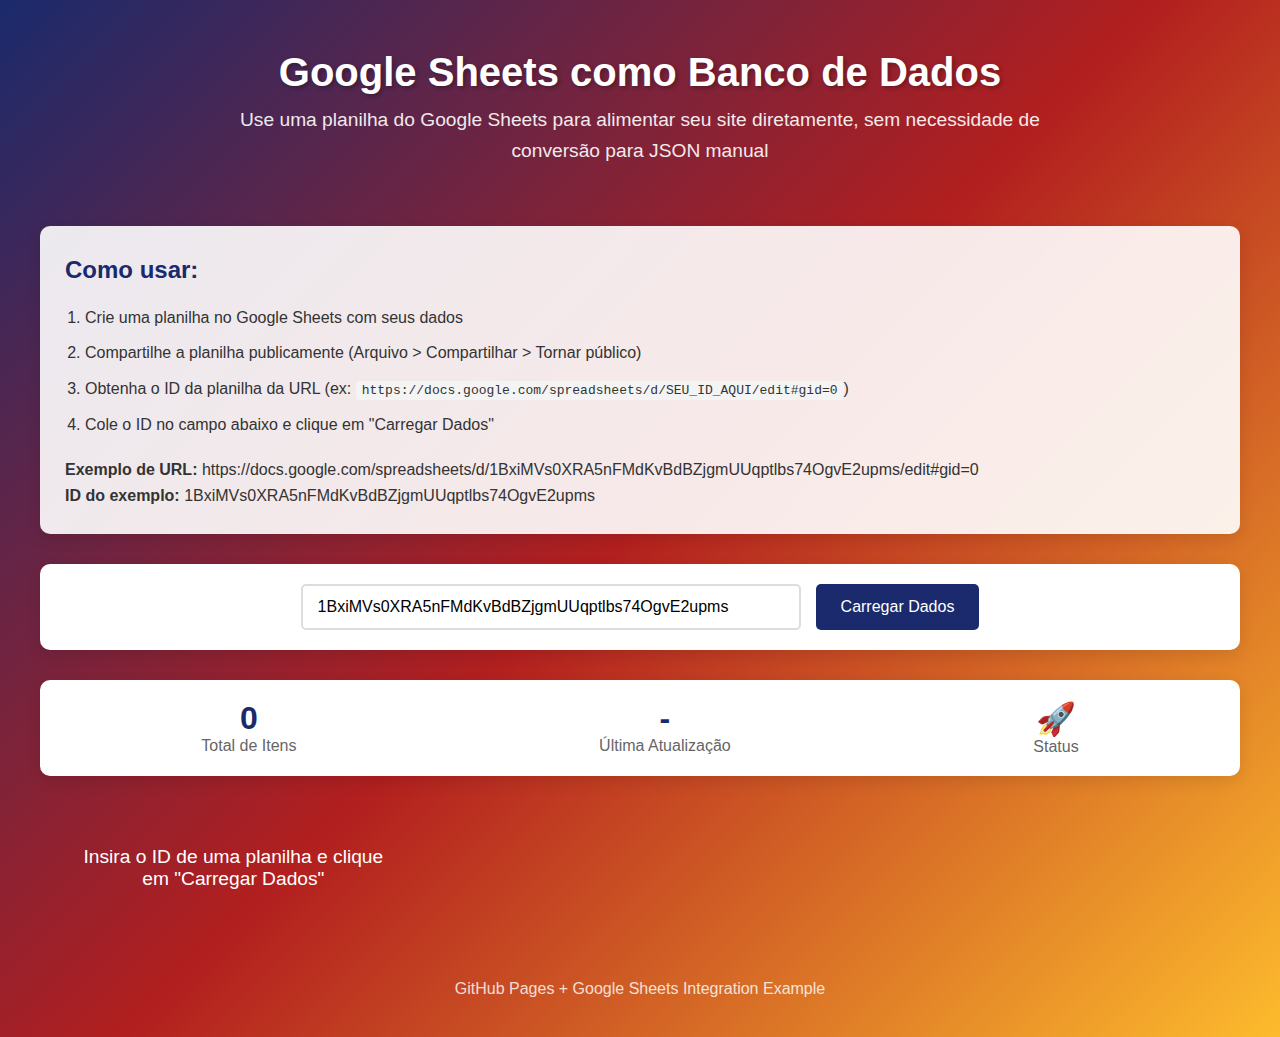
<file: index.html>
<!DOCTYPE html>
<html lang="pt-BR">
<head>
    <meta charset="UTF-8">
    <meta name="viewport" content="width=device-width, initial-scale=1.0">
    <title>Google Sheets como Banco de Dados</title>
    <style>
        * {
            margin: 0;
            padding: 0;
            box-sizing: border-box;
            font-family: 'Segoe UI', Tahoma, Geneva, Verdana, sans-serif;
        }
        
        body {
            background: linear-gradient(135deg, #1a2a6c 0%, #b21f1f 50%, #fdbb2d 100%);
            color: #333;
            min-height: 100vh;
            padding: 20px;
        }
        
        .container {
            max-width: 1200px;
            margin: 0 auto;
        }
        
        header {
            text-align: center;
            padding: 30px 0;
            color: white;
            margin-bottom: 30px;
        }
        
        h1 {
            font-size: 2.5rem;
            margin-bottom: 10px;
            text-shadow: 2px 2px 4px rgba(0, 0, 0, 0.3);
        }
        
        .subtitle {
            font-size: 1.2rem;
            opacity: 0.9;
            max-width: 800px;
            margin: 0 auto;
            line-height: 1.6;
        }
        
        .instructions {
            background-color: rgba(255, 255, 255, 0.9);
            padding: 25px;
            border-radius: 10px;
            box-shadow: 0 5px 15px rgba(0, 0, 0, 0.1);
            margin-bottom: 30px;
            line-height: 1.6;
        }
        
        .instructions h2 {
            color: #1a2a6c;
            margin-bottom: 15px;
        }
        
        .instructions ol {
            margin-left: 20px;
            margin-bottom: 20px;
        }
        
        .instructions li {
            margin-bottom: 10px;
        }
        
        .instructions code {
            background: #f4f4f4;
            padding: 2px 6px;
            border-radius: 4px;
            font-family: monospace;
        }
        
        .controls {
            background-color: white;
            padding: 20px;
            border-radius: 10px;
            box-shadow: 0 5px 15px rgba(0, 0, 0, 0.1);
            margin-bottom: 30px;
            display: flex;
            flex-wrap: wrap;
            gap: 15px;
            justify-content: center;
        }
        
        .sheet-input {
            padding: 12px 15px;
            border: 2px solid #ddd;
            border-radius: 5px;
            font-size: 1rem;
            width: 100%;
            max-width: 500px;
        }
        
        .action-btn {
            background: #1a2a6c;
            color: white;
            border: none;
            padding: 12px 25px;
            border-radius: 5px;
            cursor: pointer;
            font-size: 1rem;
            transition: background 0.3s;
        }
        
        .action-btn:hover {
            background: #b21f1f;
        }
        
        .data-container {
            display: grid;
            grid-template-columns: repeat(auto-fill, minmax(300px, 1fr));
            gap: 20px;
            margin-bottom: 30px;
        }
        
        .card {
            background-color: white;
            border-radius: 10px;
            overflow: hidden;
            box-shadow: 0 5px 15px rgba(0, 0, 0, 0.1);
            transition: transform 0.3s;
        }
        
        .card:hover {
            transform: translateY(-5px);
        }
        
        .card-header {
            background: #1a2a6c;
            color: white;
            padding: 15px;
            text-align: center;
        }
        
        .card-body {
            padding: 20px;
        }
        
        .card-field {
            margin-bottom: 12px;
            display: flex;
            border-bottom: 1px dashed #eee;
            padding-bottom: 10px;
        }
        
        .field-label {
            font-weight: bold;
            min-width: 120px;
            color: #1a2a6c;
        }
        
        .field-value {
            flex: 1;
        }
        
        .stats {
            background-color: white;
            padding: 20px;
            border-radius: 10px;
            box-shadow: 0 5px 15px rgba(0, 0, 0, 0.1);
            margin-bottom: 30px;
            display: flex;
            flex-wrap: wrap;
            gap: 20px;
            justify-content: space-around;
        }
        
        .stat-item {
            text-align: center;
        }
        
        .stat-value {
            font-size: 2rem;
            font-weight: bold;
            color: #1a2a6c;
        }
        
        .stat-label {
            font-size: 1rem;
            color: #666;
        }
        
        footer {
            text-align: center;
            color: white;
            padding: 20px;
            margin-top: 30px;
            opacity: 0.8;
        }
        
        .loading {
            text-align: center;
            padding: 40px;
            color: white;
            font-size: 1.2rem;
        }
        
        .error {
            text-align: center;
            padding: 20px;
            background: #ffebee;
            color: #b71c1c;
            border-radius: 8px;
            margin-bottom: 20px;
        }
        
        @media (max-width: 768px) {
            .data-container {
                grid-template-columns: 1fr;
            }
            
            .controls {
                flex-direction: column;
                align-items: center;
            }
            
            .sheet-input {
                width: 100%;
            }
        }
    </style>
</head>
<body>
    <div class="container">
        <header>
            <h1>Google Sheets como Banco de Dados</h1>
            <p class="subtitle">Use uma planilha do Google Sheets para alimentar seu site diretamente, sem necessidade de conversão para JSON manual</p>
        </header>
        
        <div class="instructions">
            <h2>Como usar:</h2>
            <ol>
                <li>Crie uma planilha no Google Sheets com seus dados</li>
                <li>Compartilhe a planilha publicamente (Arquivo > Compartilhar > Tornar público)</li>
                <li>Obtenha o ID da planilha da URL (ex: <code>https://docs.google.com/spreadsheets/d/SEU_ID_AQUI/edit#gid=0</code>)</li>
                <li>Cole o ID no campo abaixo e clique em "Carregar Dados"</li>
            </ol>
            <p><strong>Exemplo de URL:</strong> https://docs.google.com/spreadsheets/d/1BxiMVs0XRA5nFMdKvBdBZjgmUUqptlbs74OgvE2upms/edit#gid=0</p>
            <p><strong>ID do exemplo:</strong> 1BxiMVs0XRA5nFMdKvBdBZjgmUUqptlbs74OgvE2upms</p>
        </div>
        
        <div class="controls">
            <input type="text" class="sheet-input" id="sheet-id" placeholder="Cole o ID da sua planilha do Google Sheets aqui">
            <button class="action-btn" id="load-btn">Carregar Dados</button>
        </div>
        
        <div id="error-message" class="error" style="display: none;"></div>
        
        <div class="stats">
            <div class="stat-item">
                <div class="stat-value" id="total-items">0</div>
                <div class="stat-label">Total de Itens</div>
            </div>
            <div class="stat-item">
                <div class="stat-value" id="last-update">-</div>
                <div class="stat-label">Última Atualização</div>
            </div>
            <div class="stat-item">
                <div class="stat-value" id="status">🚀</div>
                <div class="stat-label">Status</div>
            </div>
        </div>
        
        <div class="data-container" id="data-container">
            <div class="loading">Insira o ID de uma planilha e clique em "Carregar Dados"</div>
        </div>
        
        <footer>
            <p>GitHub Pages + Google Sheets Integration Example</p>
        </footer>
    </div>

    <script>
        // Elementos da interface
        const sheetIdInput = document.getElementById('sheet-id');
        const loadBtn = document.getElementById('load-btn');
        const dataContainer = document.getElementById('data-container');
        const errorMessage = document.getElementById('error-message');
        const totalItems = document.getElementById('total-items');
        const lastUpdate = document.getElementById('last-update');
        const statusIndicator = document.getElementById('status');
        
        // URL de exemplo para teste (planilha pública do Google Sheets)
        sheetIdInput.value = '1BxiMVs0XRA5nFMdKvBdBZjgmUUqptlbs74OgvE2upms';
        
        // Função para carregar dados do Google Sheets
        async function loadSheetData(sheetId) {
            try {
                // Mostrar estado de carregamento
                dataContainer.innerHTML = '<div class="loading">Carregando dados da planilha...</div>';
                errorMessage.style.display = 'none';
                statusIndicator.textContent = '⏳';
                
                // Fazer requisição para a API do Google Sheets
                const response = await fetch(`https://docs.google.com/spreadsheets/d/${sheetId}/gviz/tq?tqx=out:json`);
                
                if (!response.ok) {
                    throw new Error('Planilha não encontrada. Verifique o ID.');
                }
                
                const text = await response.text();
                // A resposta vem com um prefixo, precisamos removê-lo
                const json = JSON.parse(text.substring(47).slice(0, -2));
                
                // Processar os dados
                processSheetData(json);
            } catch (error) {
                console.error('Erro ao carregar dados:', error);
                errorMessage.textContent = `Erro: ${error.message || 'Falha ao carregar dados'}`;
                errorMessage.style.display = 'block';
                statusIndicator.textContent = '❌';
            }
        }
        
        // Função para processar os dados da planilha
        function processSheetData(data) {
            if (!data.table || !data.table.cols || !data.table.rows) {
                throw new Error('Formato de dados inválido da planilha');
            }
            
            // Extrair cabeçalhos das colunas
            const headers = data.table.cols.map(col => col.label);
            
            // Extrair linhas de dados
            const rows = data.table.rows.map(row => {
                const item = {};
                row.c.forEach((cell, index) => {
                    item[headers[index]] = cell ? cell.v : '';
                });
                return item;
            });
            
            // Atualizar estatísticas
            totalItems.textContent = rows.length;
            lastUpdate.textContent = new Date().toLocaleTimeString();
            statusIndicator.textContent = '✅';
            
            // Renderizar os dados
            renderData(rows, headers);
        }
        
        // Função para renderizar os dados na tela
        function renderData(data, headers) {
            if (data.length === 0) {
                dataContainer.innerHTML = '<div class="loading">Nenhum dado encontrado na planilha</div>';
                return;
            }
            
            dataContainer.innerHTML = '';
            
            data.forEach(item => {
                const card = document.createElement('div');
                card.className = 'card';
                
                // Usar a primeira coluna como título
                const firstKey = headers[0];
                const title = item[firstKey] || 'Item sem título';
                
                card.innerHTML = `
                    <div class="card-header">
                        <h3>${title}</h3>
                    </div>
                    <div class="card-body">
                        ${headers.map((header, index) => 
                            index > 0 ? `
                                <div class="card-field">
                                    <span class="field-label">${header}:</span>
                                    <span class="field-value">${item[header] || '-'}</span>
                                </div>
                            ` : ''
                        ).join('')}
                    </div>
                `;
                
                dataContainer.appendChild(card);
            });
        }
        
        // Event listener para o botão de carregar
        loadBtn.addEventListener('click', () => {
            const sheetId = sheetIdInput.value.trim();
            if (sheetId) {
                loadSheetData(sheetId);
            } else {
                errorMessage.textContent = 'Por favor, insira um ID de planilha válido';
                errorMessage.style.display = 'block';
            }
        });
        
        // Carregar dados de exemplo ao iniciar (opcional)
        // loadSheetData('1BxiMVs0XRA5nFMdKvBdBZjgmUUqptlbs74OgvE2upms');
    </script>
</body>
</html>
</file>
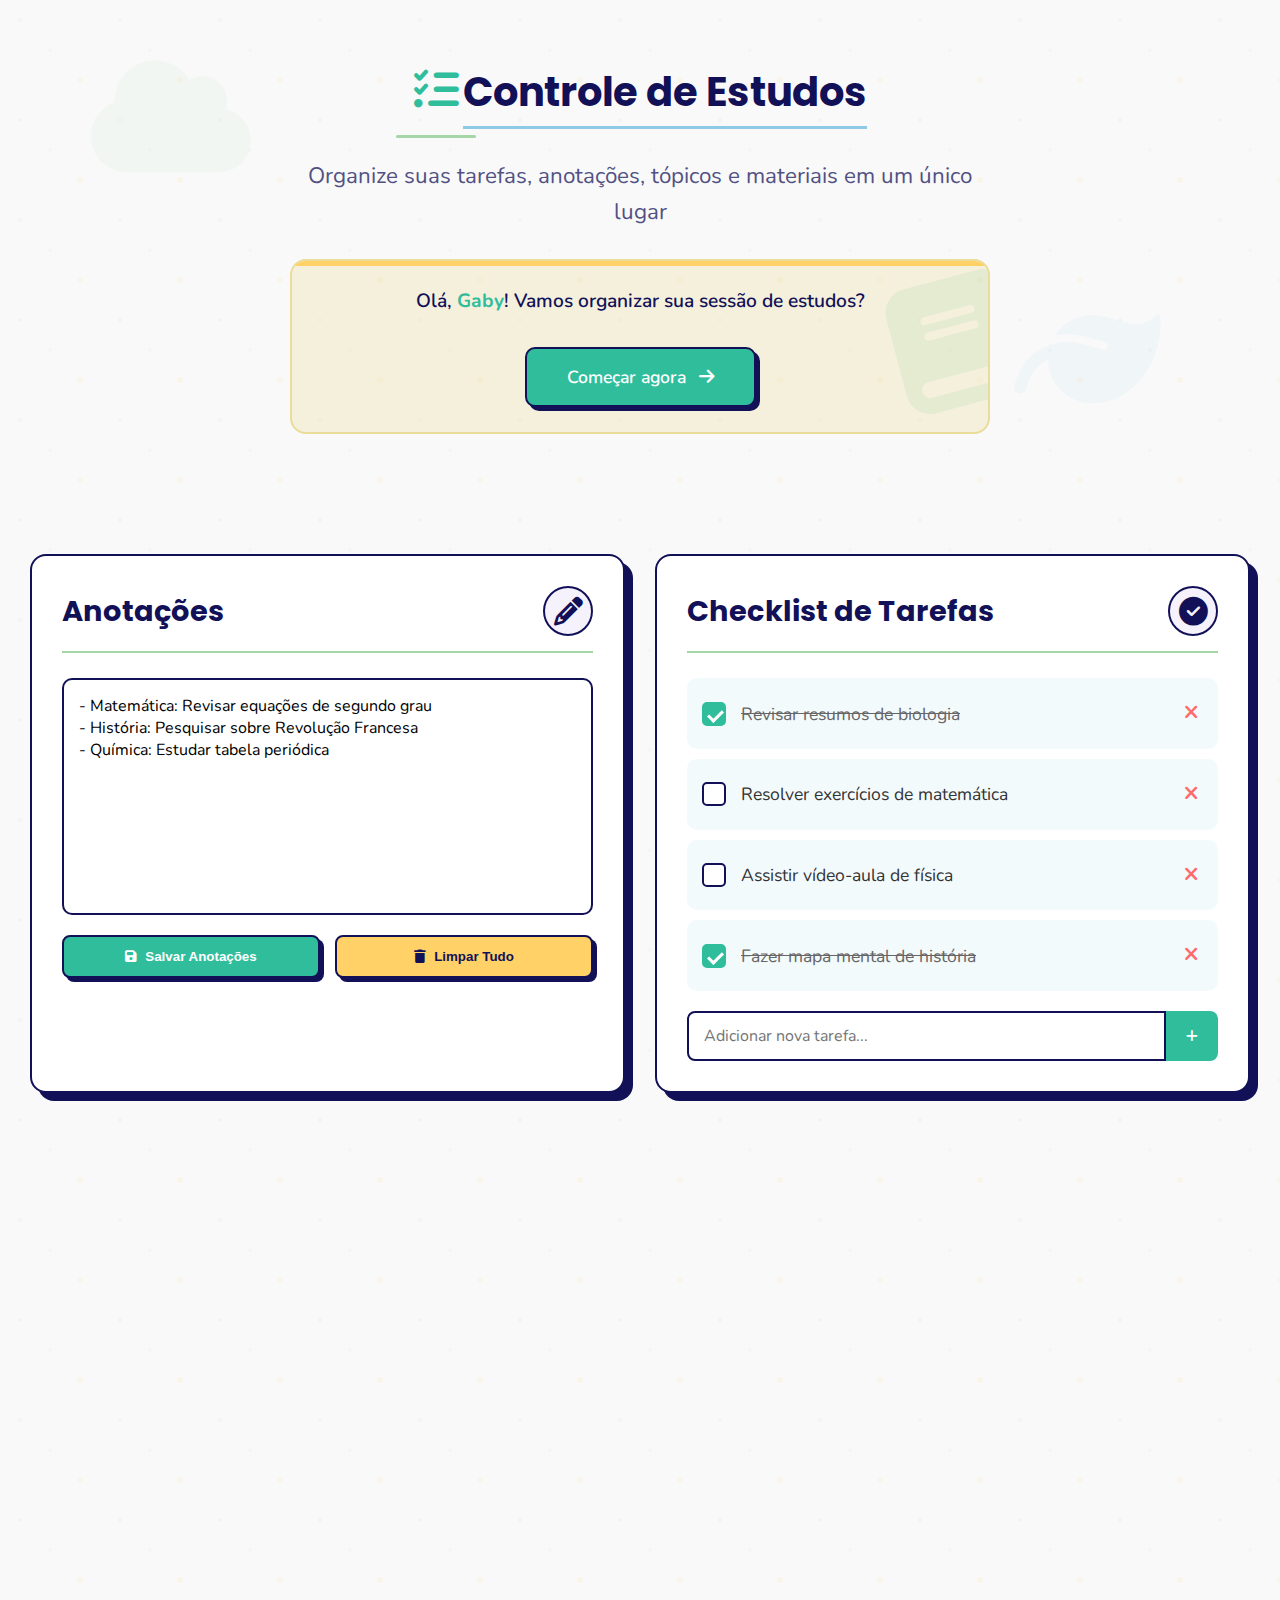
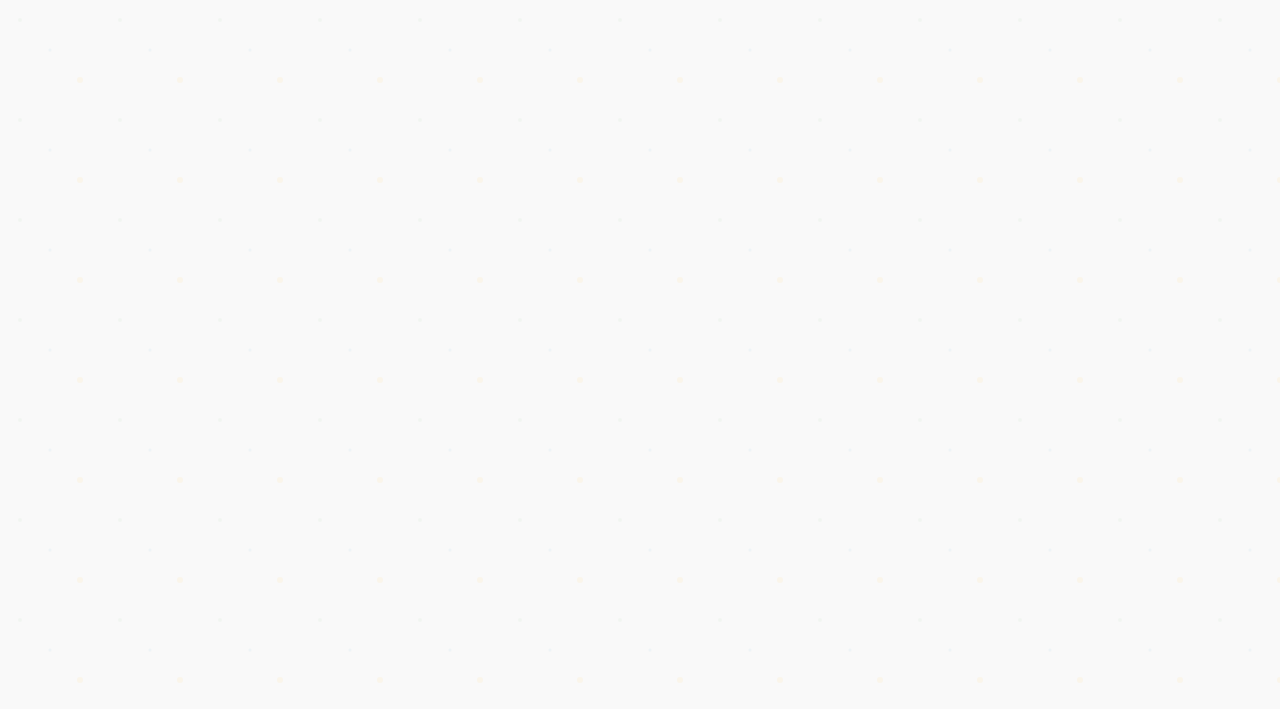
<file: deepseek_html_20250629_01c4fb.html>
<!DOCTYPE html>
<html lang="pt-BR">
<head>
    <meta charset="UTF-8">
    <meta name="viewport" content="width=device-width, initial-scale=1.0">
    <title>Gabyoteca - Controle de Estudos</title>
    <link rel="stylesheet" href="https://cdnjs.cloudflare.com/ajax/libs/font-awesome/6.4.0/css/all.min.css">
    <link href="https://fonts.googleapis.com/css2?family=Poppins:wght@300;400;500;600;700&family=Nunito:wght@300;400;600;700&display=swap" rel="stylesheet">
    <style>
        :root {
            --primary-green: #30bd9b;
            --primary-blue: #515184;
            --lavender: #D2BDEE;
            --light-yellow: #EADC99;
            --navy-blue: #121158;
            --soft-white: #f9f9f9;
            --light-gray: #f0f0f0;
            --medium-gray: #e0e0e0;
            --dark-text: #333333;
            --light-text: #666666;
            --ghibli-blue: #8ecae6;
            --ghibli-green: #a5d6a7;
            --ghibli-yellow: #ffd166;
        }
        
        * {
            margin: 0;
            padding: 0;
            box-sizing: border-box;
        }
        
        body {
            font-family: 'Nunito', sans-serif;
            background-color: var(--soft-white);
            color: var(--dark-text);
            line-height: 1.6;
            padding: 0px;
            min-height: 100vh;
            background-image: url('data:image/svg+xml;utf8,<svg xmlns="http://www.w3.org/2000/svg" width="100" height="100" viewBox="0 0 100 100"><circle cx="20" cy="20" r="2" fill="%23a5d6a7" opacity="0.1"/><circle cx="50" cy="50" r="1.5" fill="%238ecae6" opacity="0.1"/><circle cx="80" cy="80" r="3" fill="%23ffd166" opacity="0.1"/></svg>');
            overflow-x: hidden;
        }
        
        .container {
            max-width: 1500px;
            margin: 0 auto;
            padding: 0 30px;
        }
        
        .header {
            text-align: center;
            padding: 40px 20px;
            margin-bottom: 30px;
            position: relative;
        }
        
        .logo {
            font-size: 2.8rem;
            color: var(--primary-green);
            margin-bottom: 15px;
            display: inline-block;
            position: relative;
        }
        
        .logo::after {
            content: "";
            position: absolute;
            bottom: -10px;
            left: 50%;
            transform: translateX(-50%);
            width: 80px;
            height: 3px;
            background-color: var(--ghibli-green);
            border-radius: 2px;
        }
        
        h1 {
            font-family: 'Poppins', sans-serif;
            font-weight: 700;
            font-size: 2.5rem;
            color: var(--navy-blue);
            margin: 20px 0 10px;
            position: relative;
            display: inline-block;
        }
        
        h1::after {
            content: "";
            position: absolute;
            bottom: -5px;
            left: 0;
            width: 100%;
            height: 3px;
            background-color: var(--ghibli-blue);
        }
        
        .subtitle {
            font-size: 1.4rem;
            color: var(--primary-blue);
            max-width: 700px;
            margin: 15px auto 30px;
            font-weight: 400;
        }
        
        .welcome-message {
            background-color: rgba(234, 220, 153, 0.3);
            padding: 25px;
            border-radius: 16px;
            max-width: 700px;
            margin: 0 auto 40px;
            text-align: center;
            border: 2px solid var(--light-yellow);
            position: relative;
            overflow: hidden;
        }
        
        .welcome-message::before {
            content: "";
            position: absolute;
            top: 0;
            left: 0;
            width: 100%;
            height: 5px;
            background-color: var(--ghibli-yellow);
        }
        
        .welcome-message p {
            font-size: 1.2rem;
            color: var(--navy-blue);
            font-weight: 600;
            margin-bottom: 20px;
            position: relative;
            z-index: 2;
        }
        
        .welcome-message .highlight {
            color: var(--primary-green);
            font-weight: 700;
        }
        
        .cta-button {
            display: inline-block;
            background-color: var(--primary-green);
            color: white;
            padding: 14px 40px;
            font-size: 1.1rem;
            font-weight: 600;
            border-radius: 10px;
            text-decoration: none;
            margin-top: 10px;
            border: 2px solid var(--navy-blue);
            position: relative;
            z-index: 2;
            transition: all 0.3s ease;
            box-shadow: 4px 4px 0 var(--navy-blue);
        }
        
        .cta-button:hover {
            transform: translate(2px, 2px);
            box-shadow: 2px 2px 0 var(--navy-blue);
        }
        
        .cta-button i {
            margin-left: 8px;
            transition: transform 0.3s ease;
        }
        
        .cta-button:hover i {
            transform: translateX(5px);
        }
        
        .dashboard {
            display: grid;
            grid-template-columns: 1fr 1fr;
            gap: 30px;
            margin-top: 40px;
        }
        
        @media (max-width: 1100px) {
            .dashboard {
                grid-template-columns: 1fr;
            }
        }
        
        .panel {
            background: white;
            border-radius: 16px;
            padding: 30px;
            border: 2px solid var(--navy-blue);
            box-shadow: 8px 8px 0 var(--navy-blue);
            transition: all 0.3s ease;
        }
        
        .panel:hover {
            transform: translate(4px, 4px);
            box-shadow: 4px 4px 0 var(--navy-blue);
        }
        
        .panel-header {
            display: flex;
            justify-content: space-between;
            align-items: center;
            margin-bottom: 25px;
            padding-bottom: 15px;
            border-bottom: 2px solid var(--ghibli-green);
        }
        
        .panel-title {
            font-family: 'Poppins', sans-serif;
            font-size: 1.8rem;
            font-weight: 700;
            color: var(--navy-blue);
        }
        
        .panel-icon {
            width: 50px;
            height: 50px;
            background-color: rgba(210, 189, 238, 0.2);
            border-radius: 50%;
            display: flex;
            align-items: center;
            justify-content: center;
            font-size: 1.8rem;
            color: var(--navy-blue);
            border: 2px solid var(--navy-blue);
        }
        
        .notes-container {
            min-height: 300px;
            display: flex;
            flex-direction: column;
        }
        
        .note-editor {
            flex-grow: 1;
            border: 2px solid var(--navy-blue);
            border-radius: 10px;
            padding: 15px;
            font-family: 'Nunito', sans-serif;
            font-size: 1rem;
            resize: none;
            margin-bottom: 20px;
            transition: all 0.3s ease;
        }
        
        .note-editor:focus {
            outline: none;
            box-shadow: 0 0 0 3px rgba(18, 17, 88, 0.2);
        }
        
        .notes-actions {
            display: flex;
            gap: 15px;
        }
        
        .notes-button {
            flex: 1;
            padding: 12px;
            font-weight: 600;
            border-radius: 8px;
            border: 2px solid var(--navy-blue);
            box-shadow: 4px 4px 0 var(--navy-blue);
            cursor: pointer;
            transition: all 0.3s ease;
            display: flex;
            align-items: center;
            justify-content: center;
            gap: 8px;
        }
        
        .notes-button:hover {
            transform: translate(2px, 2px);
            box-shadow: 2px 2px 0 var(--navy-blue);
        }
        
        .save-button {
            background: var(--primary-green);
            color: white;
        }
        
        .clear-button {
            background: var(--ghibli-yellow);
            color: var(--navy-blue);
        }
        
        .checklist {
            margin-top: 20px;
        }
        
        .checklist-item {
            display: flex;
            align-items: center;
            padding: 15px;
            background-color: rgba(142, 202, 230, 0.1);
            border-radius: 10px;
            margin-bottom: 10px;
            transition: all 0.3s ease;
        }
        
        .checklist-item:hover {
            background-color: rgba(142, 202, 230, 0.2);
        }
        
        .custom-checkbox {
            position: relative;
            width: 24px;
            height: 24px;
            background-color: white;
            border: 2px solid var(--navy-blue);
            border-radius: 5px;
            cursor: pointer;
            margin-right: 15px;
            transition: all 0.2s ease;
        }
        
        .custom-checkbox.checked {
            background-color: var(--primary-green);
            border-color: var(--primary-green);
        }
        
        .custom-checkbox.checked::after {
            content: "";
            position: absolute;
            left: 7px;
            top: 3px;
            width: 6px;
            height: 12px;
            border: solid white;
            border-width: 0 3px 3px 0;
            transform: rotate(45deg);
        }
        
        .checklist-text {
            flex-grow: 1;
            font-size: 1.1rem;
        }
        
        .checklist-text.completed {
            text-decoration: line-through;
            color: var(--light-text);
        }
        
        .delete-item {
            color: #ff6b6b;
            cursor: pointer;
            padding: 5px;
            font-size: 1.2rem;
            transition: all 0.3s ease;
        }
        
        .delete-item:hover {
            transform: scale(1.2);
        }
        
        .add-item {
            display: flex;
            margin-top: 20px;
        }
        
        .add-item input {
            flex-grow: 1;
            padding: 12px 15px;
            border: 2px solid var(--navy-blue);
            border-radius: 8px 0 0 8px;
            font-family: 'Nunito', sans-serif;
            font-size: 1rem;
        }
        
        .add-item input:focus {
            outline: none;
            box-shadow: 0 0 0 3px rgba(18, 17, 88, 0.2);
        }
        
        .add-button {
            background-color: var(--primary-green);
            color: white;
            border: none;
            padding: 0 20px;
            border-radius: 0 8px 8px 0;
            cursor: pointer;
            font-weight: 600;
            transition: all 0.3s ease;
        }
        
        .add-button:hover {
            background-color: #279d7f;
        }
        
        .topics-container {
            margin-top: 20px;
        }
        
        .topic {
            margin-bottom: 20px;
            border: 2px solid var(--navy-blue);
            border-radius: 10px;
            overflow: hidden;
        }
        
        .topic-header {
            background-color: rgba(210, 189, 238, 0.3);
            padding: 15px 20px;
            display: flex;
            justify-content: space-between;
            align-items: center;
            cursor: pointer;
            transition: all 0.3s ease;
        }
        
        .topic-header:hover {
            background-color: rgba(210, 189, 238, 0.5);
        }
        
        .topic-title {
            font-family: 'Poppins', sans-serif;
            font-size: 1.3rem;
            font-weight: 600;
            color: var(--navy-blue);
        }
        
        .topic-icon {
            transition: transform 0.3s ease;
        }
        
        .topic.active .topic-icon {
            transform: rotate(180deg);
        }
        
        .topic-content {
            padding: 20px;
            background-color: white;
            display: none;
        }
        
        .topic.active .topic-content {
            display: block;
        }
        
        .materials-list {
            list-style-type: none;
        }
        
        .material-item {
            padding: 10px 15px;
            margin-bottom: 8px;
            background-color: rgba(142, 202, 230, 0.1);
            border-radius: 8px;
            display: flex;
            justify-content: space-between;
            align-items: center;
        }
        
        .material-name {
            display: flex;
            align-items: center;
            gap: 10px;
        }
        
        .material-icon {
            color: var(--navy-blue);
        }
        
        .material-actions {
            display: flex;
            gap: 10px;
        }
        
        .material-action {
            cursor: pointer;
            padding: 5px;
            transition: all 0.3s ease;
        }
        
        .material-action:hover {
            transform: scale(1.2);
        }
        
        .add-material {
            display: flex;
            margin-top: 15px;
        }
        
        .add-material input {
            flex-grow: 1;
            padding: 10px 15px;
            border: 2px solid var(--navy-blue);
            border-radius: 8px 0 0 8px;
            font-family: 'Nunito', sans-serif;
            font-size: 1rem;
        }
        
        .add-material input:focus {
            outline: none;
            box-shadow: 0 0 0 3px rgba(18, 17, 88, 0.2);
        }
        
        .add-material-button {
            background-color: var(--primary-green);
            color: white;
            border: none;
            padding: 0 15px;
            border-radius: 0 8px 8px 0;
            cursor: pointer;
            font-weight: 600;
            transition: all 0.3s ease;
        }
        
        .add-material-button:hover {
            background-color: #279d7f;
        }
        
        .export-panel {
            grid-column: 1 / -1;
            text-align: center;
            padding: 40px;
        }
        
        .export-title {
            font-size: 1.8rem;
            color: var(--navy-blue);
            margin-bottom: 30px;
        }
        
        .export-options {
            display: flex;
            justify-content: center;
            flex-wrap: wrap;
            gap: 30px;
            margin-bottom: 40px;
        }
        
        .export-option {
            width: 180px;
            height: 180px;
            background: white;
            border: 2px solid var(--navy-blue);
            border-radius: 16px;
            display: flex;
            flex-direction: column;
            align-items: center;
            justify-content: center;
            cursor: pointer;
            transition: all 0.3s ease;
            box-shadow: 6px 6px 0 var(--navy-blue);
        }
        
        .export-option:hover {
            transform: translate(4px, 4px);
            box-shadow: 2px 2px 0 var(--navy-blue);
        }
        
        .export-icon {
            font-size: 3.5rem;
            margin-bottom: 15px;
            color: var(--navy-blue);
        }
        
        .export-label {
            font-weight: 600;
            color: var(--navy-blue);
        }
        
        .export-button {
            display: inline-block;
            background-color: var(--primary-green);
            color: white;
            padding: 14px 60px;
            font-size: 1.2rem;
            font-weight: 600;
            border-radius: 10px;
            text-decoration: none;
            border: 2px solid var(--navy-blue);
            position: relative;
            transition: all 0.3s ease;
            box-shadow: 6px 6px 0 var(--navy-blue);
        }
        
        .export-button:hover {
            transform: translate(4px, 4px);
            box-shadow: 2px 2px 0 var(--navy-blue);
        }
        
        .ghibli-decoration {
            position: absolute;
            z-index: -1;
            opacity: 0.08;
            font-size: 8rem;
        }
        
        .decoration-1 {
            top: 20px;
            left: 5%;
            color: var(--ghibli-green);
        }
        
        .decoration-2 {
            bottom: 10%;
            right: 8%;
            color: var(--ghibli-blue);
            transform: rotate(15deg);
        }
        
        @media (max-width: 768px) {
            h1 {
                font-size: 2rem;
            }
            
            .subtitle {
                font-size: 1.1rem;
            }
            
            .panel {
                padding: 20px;
            }
            
            .panel-title {
                font-size: 1.5rem;
            }
            
            .export-option {
                width: 140px;
                height: 140px;
            }
            
            .export-icon {
                font-size: 2.5rem;
            }
            
            .container {
                padding: 0 15px;
            }
            
            .notes-actions {
                flex-direction: column;
            }
        }
    </style>
</head>
<body>
    <div class="container">
        <div class="header">
            <div class="ghibli-decoration decoration-1">
                <i class="fas fa-cloud"></i>
            </div>
            <div class="ghibli-decoration decoration-2">
                <i class="fas fa-leaf"></i>
            </div>
            
            <div class="logo">
                <i class="fas fa-tasks"></i>
            </div>
            <h1>Controle de Estudos</h1>
            <p class="subtitle">Organize suas tarefas, anotações, tópicos e materiais em um único lugar</p>
            
            <div class="welcome-message">
                <p>Olá, <span class="highlight">Gaby</span>! Vamos organizar sua sessão de estudos?</p>
                <a href="#" class="cta-button">Começar agora <i class="fas fa-arrow-right"></i></a>
                
                <div class="ghibli-element" style="position: absolute; bottom: -20px; right: -20px; opacity: 0.2; font-size: 8rem; z-index: 1; color: var(--ghibli-green); transform: rotate(-15deg);">
                    <i class="fas fa-book"></i>
                </div>
            </div>
        </div>
        
        <div class="dashboard">
            <!-- Painel de Anotações -->
            <div class="panel">
                <div class="panel-header">
                    <h2 class="panel-title">Anotações</h2>
                    <div class="panel-icon">
                        <i class="fas fa-pencil-alt"></i>
                    </div>
                </div>
                <div class="notes-container">
                    <textarea class="note-editor" placeholder="Comece a escrever suas anotações aqui...">- Matemática: Revisar equações de segundo grau
- História: Pesquisar sobre Revolução Francesa
- Química: Estudar tabela periódica</textarea>
                    <div class="notes-actions">
                        <button class="notes-button save-button">
                            <i class="fas fa-save"></i> Salvar Anotações
                        </button>
                        <button class="notes-button clear-button">
                            <i class="fas fa-trash"></i> Limpar Tudo
                        </button>
                    </div>
                </div>
            </div>
            
            <!-- Painel de Checklist -->
            <div class="panel">
                <div class="panel-header">
                    <h2 class="panel-title">Checklist de Tarefas</h2>
                    <div class="panel-icon">
                        <i class="fas fa-check-circle"></i>
                    </div>
                </div>
                <div class="checklist">
                    <div class="checklist-item">
                        <div class="custom-checkbox checked"></div>
                        <div class="checklist-text completed">Revisar resumos de biologia</div>
                        <div class="delete-item"><i class="fas fa-times"></i></div>
                    </div>
                    <div class="checklist-item">
                        <div class="custom-checkbox"></div>
                        <div class="checklist-text">Resolver exercícios de matemática</div>
                        <div class="delete-item"><i class="fas fa-times"></i></div>
                    </div>
                    <div class="checklist-item">
                        <div class="custom-checkbox"></div>
                        <div class="checklist-text">Assistir vídeo-aula de física</div>
                        <div class="delete-item"><i class="fas fa-times"></i></div>
                    </div>
                    <div class="checklist-item">
                        <div class="custom-checkbox checked"></div>
                        <div class="checklist-text completed">Fazer mapa mental de história</div>
                        <div class="delete-item"><i class="fas fa-times"></i></div>
                    </div>
                    <div class="add-item">
                        <input type="text" placeholder="Adicionar nova tarefa...">
                        <button class="add-button"><i class="fas fa-plus"></i></button>
                    </div>
                </div>
            </div>
            
            <!-- Painel de Tópicos e Materiais -->
            <div class="panel">
                <div class="panel-header">
                    <h2 class="panel-title">Tópicos e Materiais</h2>
                    <div class="panel-icon">
                        <i class="fas fa-folder-open"></i>
                    </div>
                </div>
                <div class="topics-container">
                    <div class="topic active">
                        <div class="topic-header">
                            <div class="topic-title">Matemática</div>
                            <div class="topic-icon"><i class="fas fa-chevron-down"></i></div>
                        </div>
                        <div class="topic-content">
                            <ul class="materials-list">
                                <li class="material-item">
                                    <div class="material-name">
                                        <i class="fas fa-file-pdf material-icon"></i>
                                        <span>Resumo - Álgebra Linear</span>
                                    </div>
                                    <div class="material-actions">
                                        <div class="material-action"><i class="fas fa-download" title="Baixar"></i></div>
                                        <div class="material-action"><i class="fas fa-trash" title="Excluir"></i></div>
                                    </div>
                                </li>
                                <li class="material-item">
                                    <div class="material-name">
                                        <i class="fas fa-file-alt material-icon"></i>
                                        <span>Lista de Exercícios</span>
                                    </div>
                                    <div class="material-actions">
                                        <div class="material-action"><i class="fas fa-download" title="Baixar"></i></div>
                                        <div class="material-action"><i class="fas fa-trash" title="Excluir"></i></div>
                                    </div>
                                </li>
                                <li class="material-item">
                                    <div class="material-name">
                                        <i class="fas fa-link material-icon"></i>
                                        <span>Link útil: Khan Academy</span>
                                    </div>
                                    <div class="material-actions">
                                        <div class="material-action"><i class="fas fa-external-link-alt" title="Abrir"></i></div>
                                        <div class="material-action"><i class="fas fa-trash" title="Excluir"></i></div>
                                    </div>
                                </li>
                            </ul>
                            <div class="add-material">
                                <input type="text" placeholder="Adicionar novo material...">
                                <button class="add-material-button"><i class="fas fa-plus"></i></button>
                            </div>
                        </div>
                    </div>
                    
                    <div class="topic">
                        <div class="topic-header">
                            <div class="topic-title">História</div>
                            <div class="topic-icon"><i class="fas fa-chevron-down"></i></div>
                        </div>
                        <div class="topic-content">
                            <ul class="materials-list">
                                <li class="material-item">
                                    <div class="material-name">
                                        <i class="fas fa-file-pdf material-icon"></i>
                                        <span>Linha do Tempo - Idade Média</span>
                                    </div>
                                    <div class="material-actions">
                                        <div class="material-action"><i class="fas fa-download" title="Baixar"></i></div>
                                        <div class="material-action"><i class="fas fa-trash" title="Excluir"></i></div>
                                    </div>
                                </li>
                            </ul>
                            <div class="add-material">
                                <input type="text" placeholder="Adicionar novo material...">
                                <button class="add-material-button"><i class="fas fa-plus"></i></button>
                            </div>
                        </div>
                    </div>
                    
                    <div class="topic">
                        <div class="topic-header">
                            <div class="topic-title">Química</div>
                            <div class="topic-icon"><i class="fas fa-chevron-down"></i></div>
                        </div>
                        <div class="topic-content">
                            <ul class="materials-list">
                                <li class="material-item">
                                    <div class="material-name">
                                        <i class="fas fa-file-image material-icon"></i>
                                        <span>Tabela Periódica Interativa</span>
                                    </div>
                                    <div class="material-actions">
                                        <div class="material-action"><i class="fas fa-download" title="Baixar"></i></div>
                                        <div class="material-action"><i class="fas fa-trash" title="Excluir"></i></div>
                                    </div>
                                </li>
                            </ul>
                            <div class="add-material">
                                <input type="text" placeholder="Adicionar novo material...">
                                <button class="add-material-button"><i class="fas fa-plus"></i></button>
                            </div>
                        </div>
                    </div>
                </div>
            </div>
            
            <!-- Painel de Exportação -->
            <div class="panel export-panel">
                <h2 class="export-title">Exportar Materiais de Estudo</h2>
                <div class="export-options">
                    <div class="export-option">
                        <i class="fas fa-file-pdf export-icon"></i>
                        <div class="export-label">Exportar para PDF</div>
                    </div>
                    <div class="export-option">
                        <i class="fas fa-file-word export-icon"></i>
                        <div class="export-label">Exportar para Word</div>
                    </div>
                    <div class="export-option">
                        <i class="fas fa-file-excel export-icon"></i>
                        <div class="export-label">Exportar para Excel</div>
                    </div>
                    <div class="export-option">
                        <i class="fas fa-file-image export-icon"></i>
                        <div class="export-label">Exportar Imagens</div>
                    </div>
                </div>
                <button class="export-button">Exportar Tudo <i class="fas fa-download"></i></button>
            </div>
        </div>
    </div>

    <script>
        // Funções para o Checklist
        document.querySelectorAll('.custom-checkbox').forEach(checkbox => {
            checkbox.addEventListener('click', function() {
                this.classList.toggle('checked');
                const text = this.nextElementSibling;
                text.classList.toggle('completed');
            });
        });
        
        document.querySelectorAll('.delete-item').forEach(deleteBtn => {
            deleteBtn.addEventListener('click', function() {
                this.closest('.checklist-item').remove();
            });
        });
        
        document.querySelector('.add-button').addEventListener('click', function() {
            const input = this.previousElementSibling;
            const taskText = input.value.trim();
            
            if (taskText) {
                const checklist = document.querySelector('.checklist');
                const newItem = document.createElement('div');
                newItem.className = 'checklist-item';
                newItem.innerHTML = `
                    <div class="custom-checkbox"></div>
                    <div class="checklist-text">${taskText}</div>
                    <div class="delete-item"><i class="fas fa-times"></i></div>
                `;
                
                const deleteBtn = newItem.querySelector('.delete-item');
                deleteBtn.addEventListener('click', function() {
                    this.closest('.checklist-item').remove();
                });
                
                const checkbox = newItem.querySelector('.custom-checkbox');
                checkbox.addEventListener('click', function() {
                    this.classList.toggle('checked');
                    const text = this.nextElementSibling;
                    text.classList.toggle('completed');
                });
                
                checklist.insertBefore(newItem, this.parentElement);
                input.value = '';
            }
        });
        
        // Funções para os Tópicos
        document.querySelectorAll('.topic-header').forEach(header => {
            header.addEventListener('click', function() {
                const topic = this.parentElement;
                topic.classList.toggle('active');
            });
        });
        
        // Funções para Anotações
        document.querySelector('.save-button').addEventListener('click', function() {
            alert('Anotações salvas com sucesso!');
        });
        
        document.querySelector('.clear-button').addEventListener('click', function() {
            if (confirm('Tem certeza que deseja limpar todas as anotações?')) {
                document.querySelector('.note-editor').value = '';
            }
        });
        
        // Funções de Exportação
        document.querySelectorAll('.export-option').forEach(option => {
            option.addEventListener('click', function() {
                const format = this.querySelector('.export-label').textContent.split(' ')[1];
                alert(`Iniciando exportação para ${format}...`);
            });
        });
        
        document.querySelector('.export-button').addEventListener('click', function() {
            alert('Exportando todos os materiais...');
        });
        
        // Animação para o botão principal
        const ctaButton = document.querySelector('.cta-button');
        ctaButton.addEventListener('click', function(e) {
            e.preventDefault();
            
            // Animação
            this.style.transform = "translate(4px, 4px)";
            this.style.boxShadow = "2px 2px 0 var(--navy-blue)";
            setTimeout(() => {
                this.style.transform = "";
                this.style.boxShadow = "4px 4px 0 var(--navy-blue)";
            }, 200);
            
            // Scroll para o dashboard
            document.querySelector('.dashboard').scrollIntoView({ 
                behavior: 'smooth' 
            });
        });
        
        // Animação para os painéis ao aparecerem na tela
        const observer = new IntersectionObserver((entries) => {
            entries.forEach(entry => {
                if (entry.isIntersecting) {
                    entry.target.style.opacity = 1;
                    entry.target.style.transform = "translate(0, 0)";
                }
            });
        }, { threshold: 0.1 });
        
        document.querySelectorAll('.panel').forEach(panel => {
            panel.style.opacity = 0;
            panel.style.transform = "translate(0, 20px)";
            panel.style.transition = "opacity 0.5s ease, transform 0.5s ease";
            observer.observe(panel);
        });
    </script>
</body>
</html>
</file>
